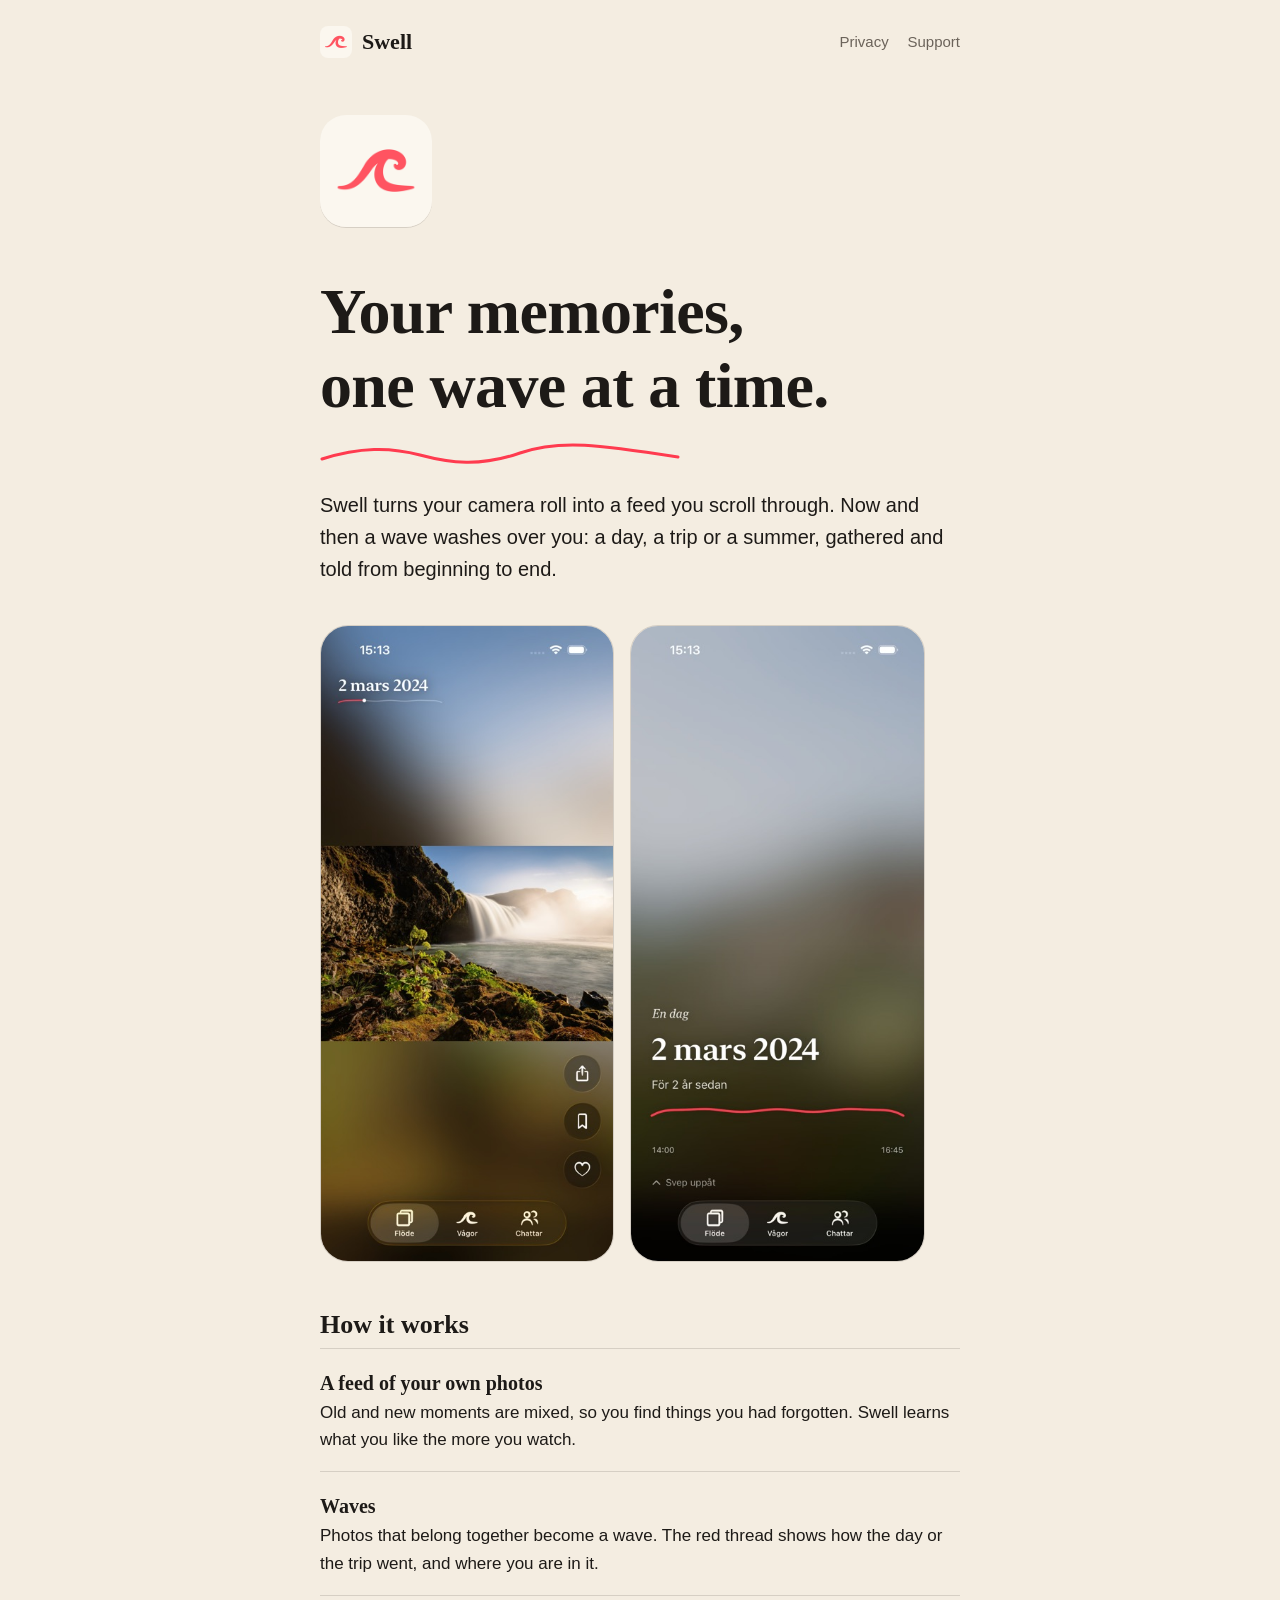
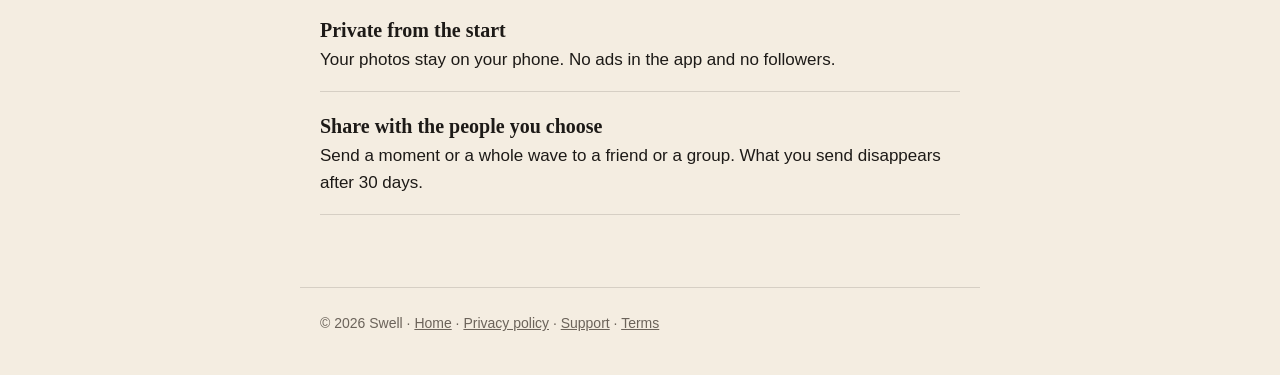
<file: index.html>
<!doctype html>
<html lang="sv">
<head>
  <meta charset="utf-8">
  <title>Swell</title>
  <meta http-equiv="refresh" content="0; url=site/">
  <link rel="canonical" href="site/">
</head>
<body>
  <p><a href="site/">Till Swell</a></p>
</body>
</html>
</file>
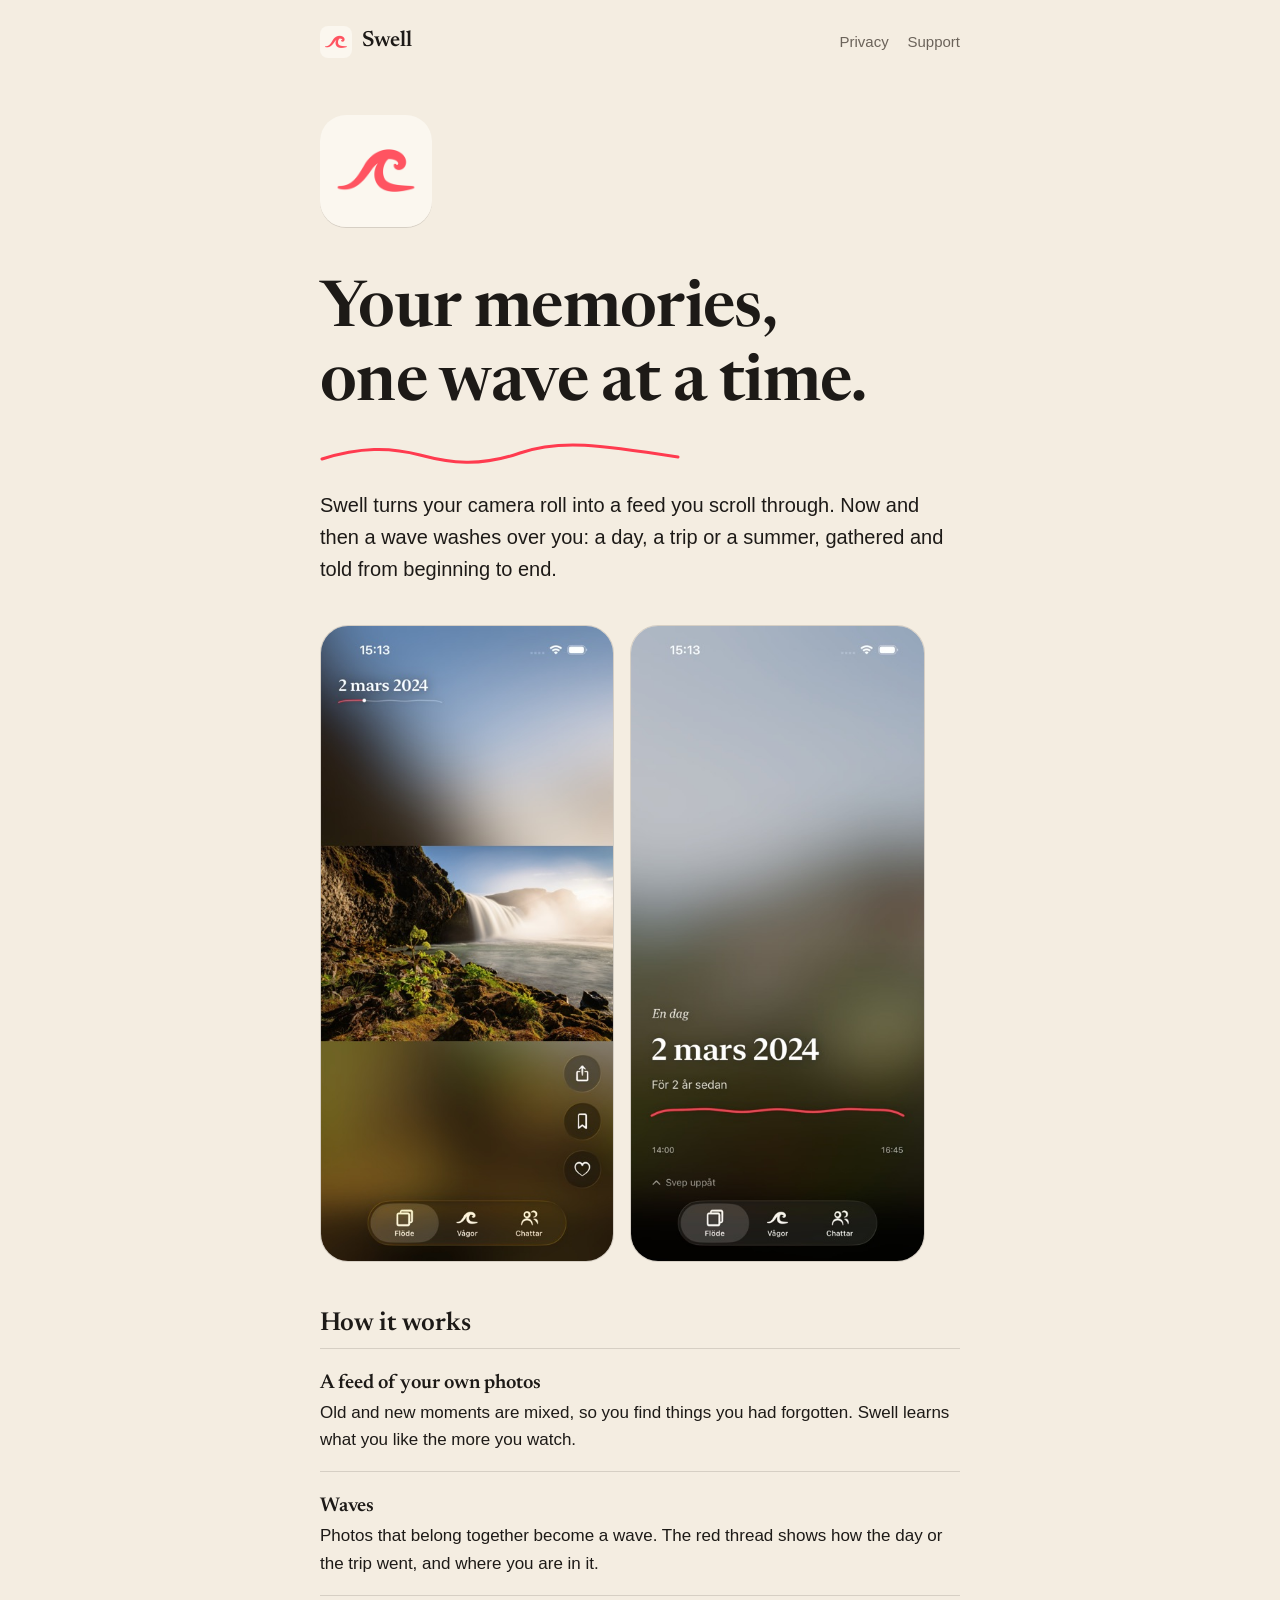
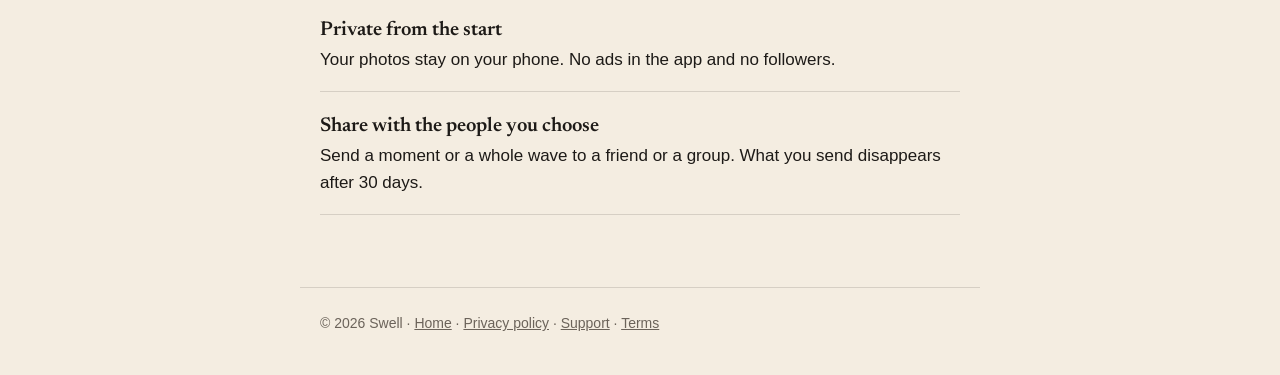
<file: site/index.html>
<!doctype html>
<html lang="en">
<head>
  <meta charset="utf-8">
  <meta name="viewport" content="width=device-width, initial-scale=1">
  <title>Swell</title>
  <meta name="description" content="Swell turns your camera roll into a feed, and now and then a wave of old memories washes over you.">
  <link rel="icon" href="img/favicon.png">
  <link rel="apple-touch-icon" href="img/icon.png">
  <link rel="preconnect" href="https://fonts.googleapis.com">
  <link rel="preconnect" href="https://fonts.gstatic.com" crossorigin>
  <link href="https://fonts.googleapis.com/css2?family=Newsreader:ital,opsz,wght@0,6..72,400;0,6..72,600;1,6..72,400&display=swap" rel="stylesheet">
  <link rel="stylesheet" href="style.css">
</head>
<body>
  <header>
    <a class="brand" href="./"><img src="img/icon.png" alt="">Swell</a>
    <nav>
      <a href="integritet.html">Privacy</a>
      <a href="support.html">Support</a>
    </nav>
  </header>

  <main>
    <img class="hero-icon" src="img/icon.png" alt="Swell's icon: a wave in a single brush stroke">
    <h1>Your memories,<br>one wave at a time.</h1>
    <svg class="thread" viewBox="0 0 360 28" aria-hidden="true"><path d="M2 18 C 40 6, 70 6, 100 14 S 160 26, 200 12 S 280 4, 358 16"/></svg>
    <p class="lead">Swell turns your camera roll into a feed you scroll through. Now and then a wave washes over you: a day, a trip or a summer, gathered and told from beginning to end.</p>

    <div class="shots">
      <img src="img/flode.jpg" alt="A moment in the feed">
      <img src="img/vag.jpg" alt="The start of a wave">
    </div>

    <h2>How it works</h2>
    <ul class="features">
      <li><strong>A feed of your own photos</strong>Old and new moments are mixed, so you find things you had forgotten. Swell learns what you like the more you watch.</li>
      <li><strong>Waves</strong>Photos that belong together become a wave. The red thread shows how the day or the trip went, and where you are in it.</li>
      <li><strong>Private from the start</strong>Your photos stay on your phone. No ads in the app and no followers.</li>
      <li><strong>Share with the people you choose</strong>Send a moment or a whole wave to a friend or a group. What you send disappears after 30 days.</li>
    </ul>
  </main>

  <footer>
    © 2026 Swell · <a href="./">Home</a> · <a href="integritet.html">Privacy policy</a> · <a href="support.html">Support</a> · <a href="villkor.html">Terms</a>
  </footer>
</body>
</html>
</file>
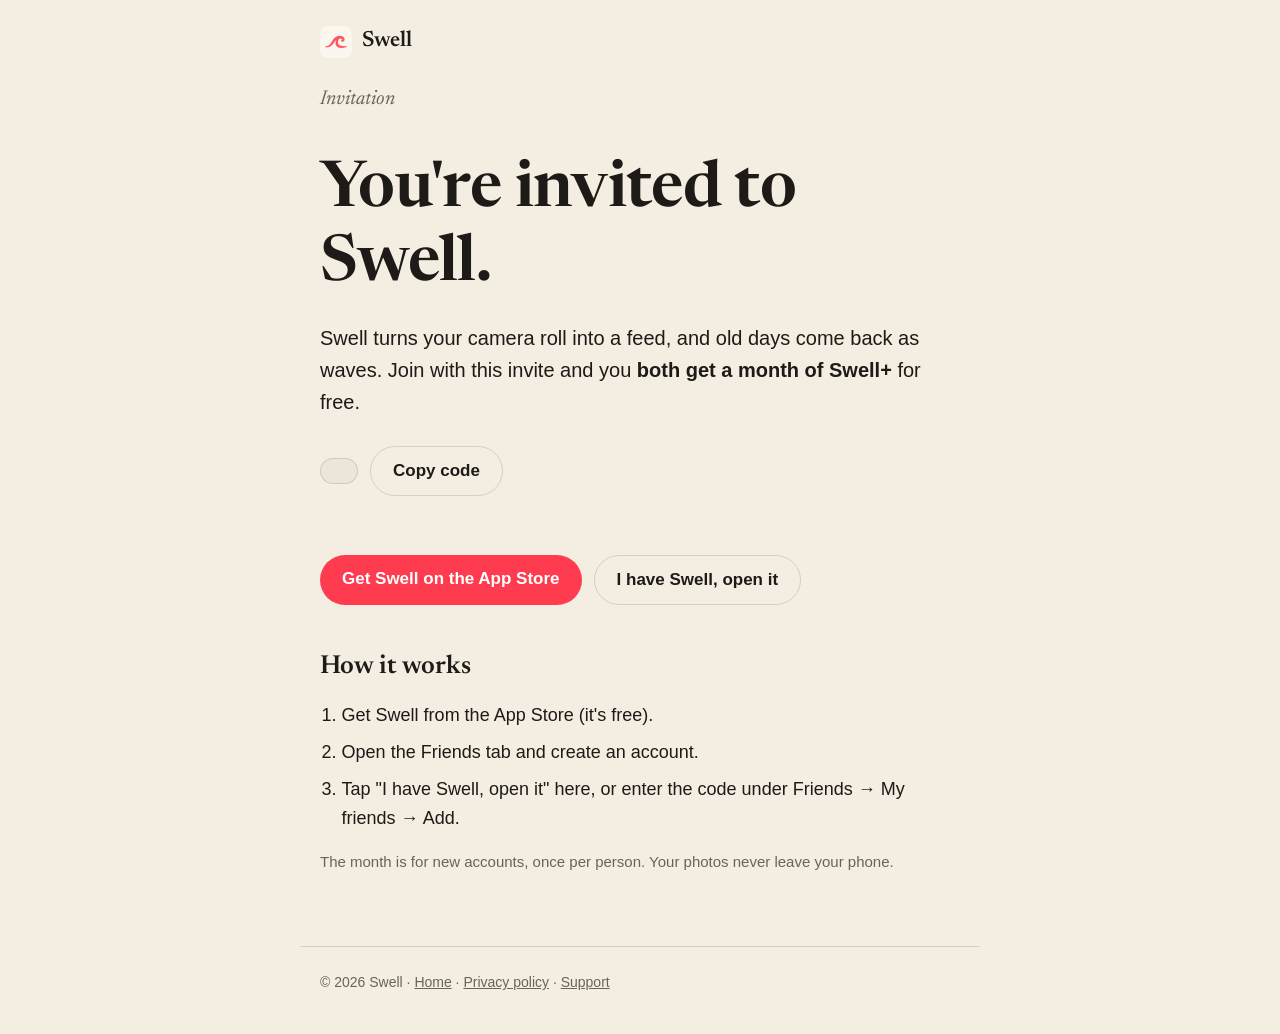
<file: site/inbjudan.html>
<!doctype html>
<html lang="en">
<head>
  <meta charset="utf-8">
  <meta name="viewport" content="width=device-width, initial-scale=1">
  <title>Swell – You're invited</title>
  <meta name="description" content="A friend invited you to Swell. Join and you both get a month of Swell+ for free.">
  <meta name="robots" content="noindex">
  <meta property="og:title" content="You're invited to Swell 🌊">
  <meta property="og:description" content="Your camera roll as a feed. Join with this invite and you both get a month of Swell+ for free.">
  <meta property="og:image" content="https://zc5ckfmvm4-dotcom.github.io/swell/site/img/icon.png">
  <link rel="icon" href="img/favicon.png">
  <link rel="apple-touch-icon" href="img/icon.png">
  <link rel="preconnect" href="https://fonts.googleapis.com">
  <link rel="preconnect" href="https://fonts.gstatic.com" crossorigin>
  <link href="https://fonts.googleapis.com/css2?family=Newsreader:ital,opsz,wght@0,6..72,400;0,6..72,600;1,6..72,400&display=swap" rel="stylesheet">
  <link rel="stylesheet" href="style.css">
  <style>
    .code-box { margin: 28px 0 10px; display: flex; align-items: center; gap: 12px; flex-wrap: wrap; }
    .code {
      font-family: ui-monospace, "SF Mono", Menlo, monospace; font-size: 34px; letter-spacing: 0.12em;
      padding: 12px 18px; border: 1px solid var(--hairline); border-radius: 14px; background: rgba(127, 127, 127, 0.06);
    }
    .btn {
      display: inline-block; padding: 14px 22px; border-radius: 999px; font: 600 17px var(--sans);
      text-decoration: none; border: 0; cursor: pointer;
    }
    .btn.primary { background: var(--thread); color: #fff; }
    .btn.secondary { background: transparent; color: var(--ink); border: 1px solid var(--hairline); }
    .buttons { display: flex; gap: 12px; flex-wrap: wrap; margin: 26px 0 8px; }
    .steps { padding-left: 1.2em; font-size: 18px; }
    .steps li { margin: 8px 0; }
    .copied { color: var(--muted); font-size: 15px; min-height: 1.2em; }
  </style>
</head>
<body>
  <header>
    <a class="brand" href="./"><img src="img/icon.png" alt="">Swell</a>
  </header>

  <main>
    <p class="kicker" data-i18n="kicker">Invitation</p>
    <h1 data-i18n="title">You're invited to Swell.</h1>
    <p class="lead" data-i18n="lead">Swell turns your camera roll into a feed, and old days come back as waves. Join with this invite and you <strong>both get a month of Swell+</strong> for free.</p>

    <div class="code-box" id="codeBox" hidden>
      <span class="code" id="code"></span>
      <button class="btn secondary" id="copy" data-i18n="copy">Copy code</button>
    </div>
    <p class="copied" id="copied"></p>

    <div class="buttons">
      <a class="btn primary" href="https://apps.apple.com/app/id6822774773" data-i18n="get">Get Swell on the App Store</a>
      <a class="btn secondary" id="open" href="#" hidden data-i18n="open">I have Swell, open it</a>
    </div>

    <h2 data-i18n="howTitle">How it works</h2>
    <ol class="steps">
      <li data-i18n="step1">Get Swell from the App Store (it's free).</li>
      <li data-i18n="step2">Open the Friends tab and create an account.</li>
      <li data-i18n="step3">Tap "I have Swell, open it" here, or enter the code under Friends → My friends → Add.</li>
    </ol>
    <p class="updated" data-i18n="fine">The month is for new accounts, once per person. Your photos never leave your phone.</p>
  </main>

  <footer>
    © 2026 Swell · <a href="./">Home</a> · <a href="integritet.html">Privacy policy</a> · <a href="support.html">Support</a>
  </footer>

  <script>
    const sv = {
      kicker: "Inbjudan",
      title: "Du är inbjuden till Swell.",
      lead: "Swell gör din kamerarulle till ett flöde, och gamla dagar kommer tillbaka som vågor. Går du med via den här inbjudan får <strong>ni båda en månad Swell+</strong> gratis.",
      copy: "Kopiera koden",
      get: "Hämta Swell på App Store",
      open: "Jag har Swell, öppna",
      howTitle: "Så gör du",
      step1: "Hämta Swell på App Store (gratis).",
      step2: "Öppna fliken Vänner och skapa ett konto.",
      step3: "Tryck på \"Jag har Swell, öppna\" här, eller skriv in koden under Vänner → Mina vänner → Lägg till.",
      fine: "Månaden gäller nya konton, en gång per person. Dina bilder lämnar aldrig telefonen.",
      copied: "Koden är kopierad."
    };
    const swedish = (navigator.language || "").toLowerCase().startsWith("sv");
    if (swedish) {
      document.documentElement.lang = "sv";
      document.title = "Swell – Du är inbjuden";
      document.querySelectorAll("[data-i18n]").forEach(el => {
        const text = sv[el.dataset.i18n];
        if (text) el.innerHTML = text;
      });
    }

    // Koden kommer från länken (?k=ABCD2345). Bara de tecken appen använder släpps igenom.
    const raw = new URLSearchParams(location.search).get("k") || "";
    const code = raw.toUpperCase().replace(/[^A-Z2-9]/g, "");
    if (code.length === 8) {
      document.getElementById("code").textContent = code;
      document.getElementById("codeBox").hidden = false;
      const open = document.getElementById("open");
      open.href = "vagor://inbjudan/" + code;
      open.hidden = false;
      document.getElementById("copy").addEventListener("click", async () => {
        try { await navigator.clipboard.writeText(code); } catch (e) {}
        document.getElementById("copied").textContent = swedish ? sv.copied : "Code copied.";
      });
    }
  </script>
</body>
</html>
</file>
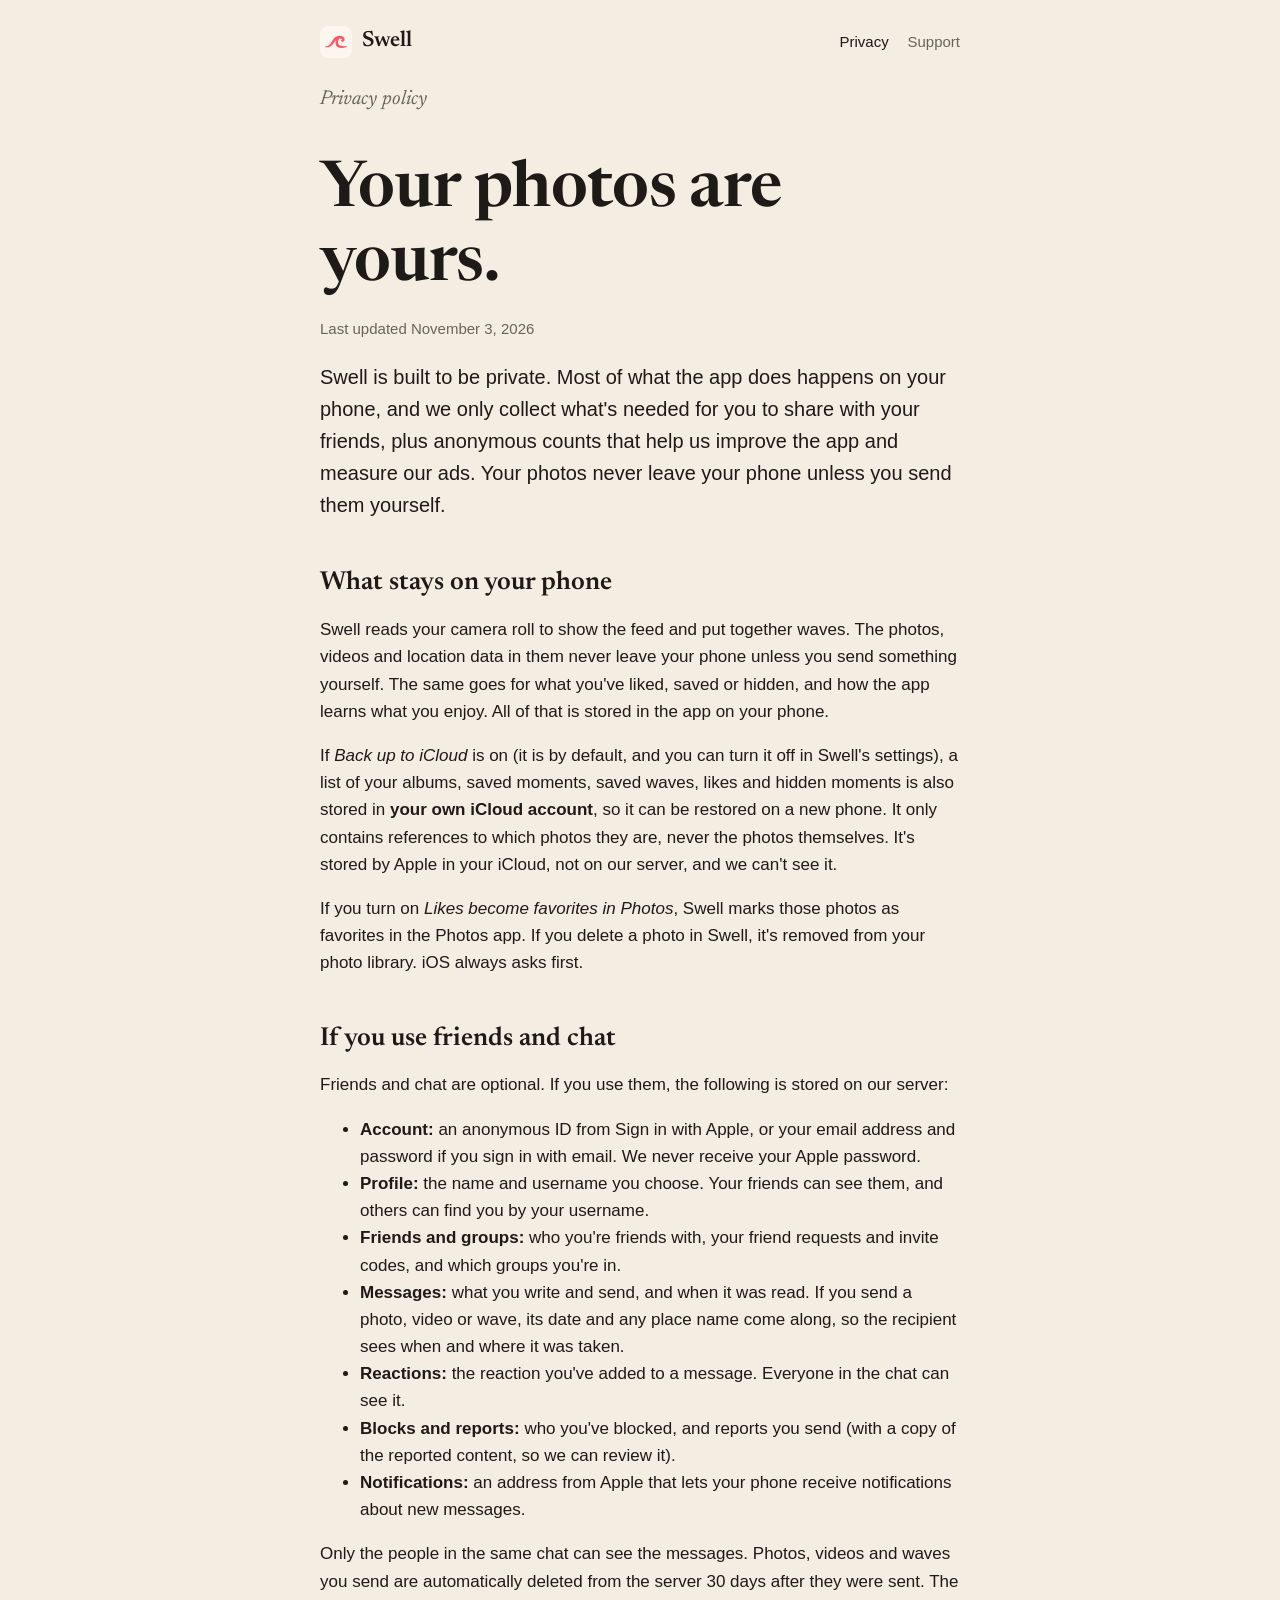
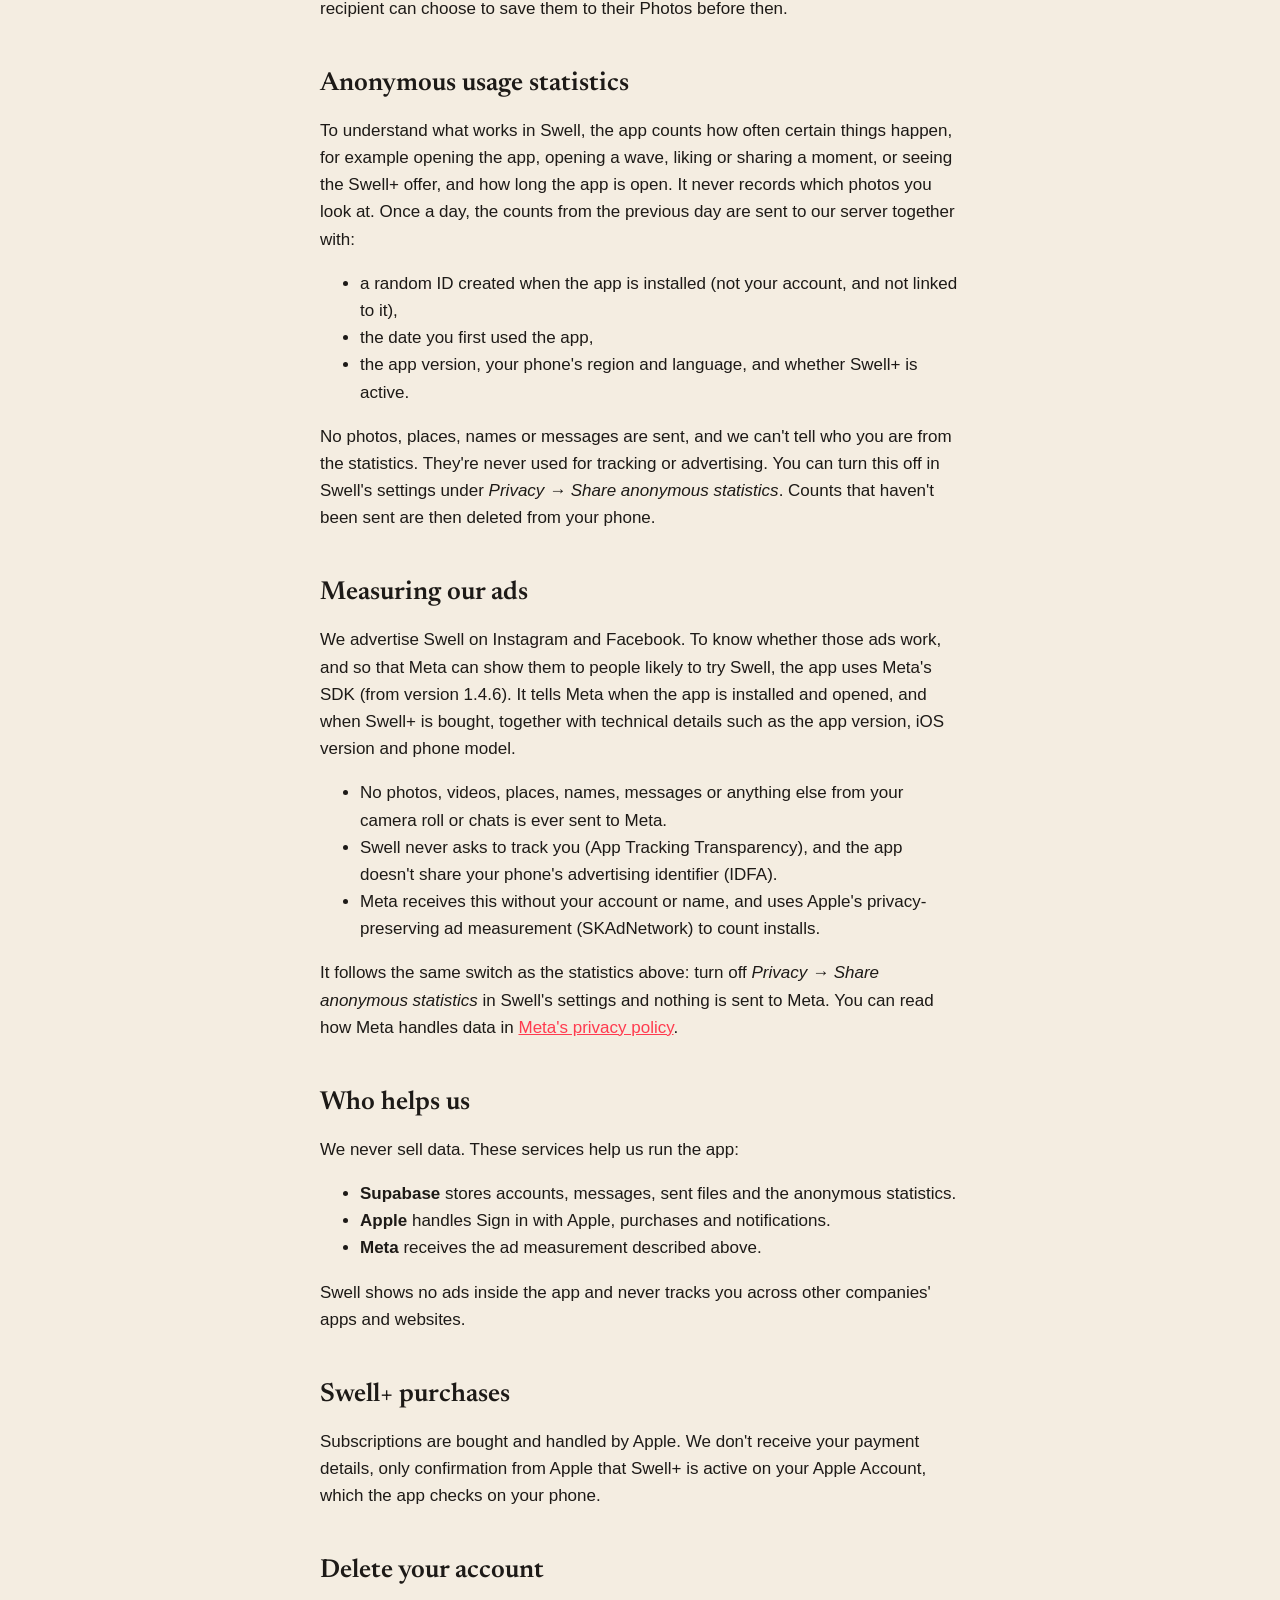
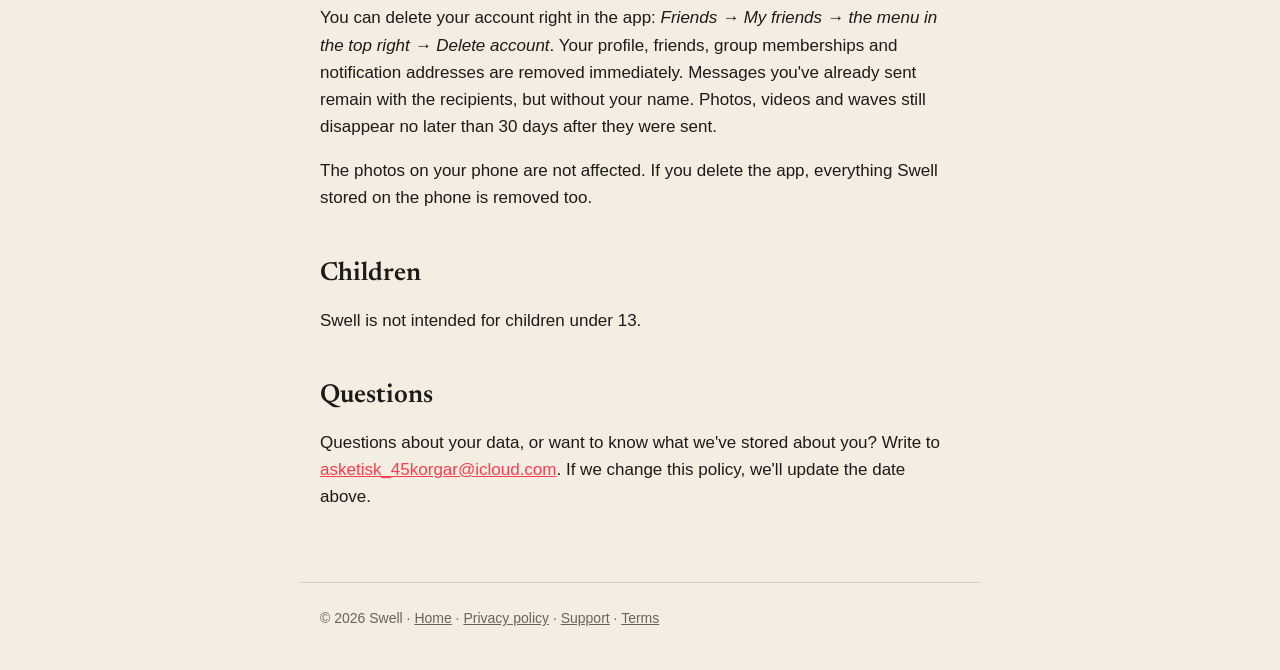
<file: site/integritet.html>
<!doctype html>
<html lang="en">
<head>
  <meta charset="utf-8">
  <meta name="viewport" content="width=device-width, initial-scale=1">
  <title>Swell – Privacy</title>
  <meta name="description" content="How Swell handles your photos and data.">
  <link rel="icon" href="img/favicon.png">
  <link rel="apple-touch-icon" href="img/icon.png">
  <link rel="preconnect" href="https://fonts.googleapis.com">
  <link rel="preconnect" href="https://fonts.gstatic.com" crossorigin>
  <link href="https://fonts.googleapis.com/css2?family=Newsreader:ital,opsz,wght@0,6..72,400;0,6..72,600;1,6..72,400&display=swap" rel="stylesheet">
  <link rel="stylesheet" href="style.css">
</head>
<body>
  <header>
    <a class="brand" href="./"><img src="img/icon.png" alt="">Swell</a>
    <nav>
      <a href="integritet.html" aria-current="page">Privacy</a>
      <a href="support.html">Support</a>
    </nav>
  </header>

  <main>
    <p class="kicker">Privacy policy</p>
    <h1>Your photos are yours.</h1>
    <p class="updated">Last updated November 3, 2026</p>

    <p class="lead">Swell is built to be private. Most of what the app does happens on your phone, and we only collect what's needed for you to share with your friends, plus anonymous counts that help us improve the app and measure our ads. Your photos never leave your phone unless you send them yourself.</p>

    <h2>What stays on your phone</h2>
    <p>Swell reads your camera roll to show the feed and put together waves. The photos, videos and location data in them never leave your phone unless you send something yourself. The same goes for what you've liked, saved or hidden, and how the app learns what you enjoy. All of that is stored in the app on your phone.</p>
    <p>If <em>Back up to iCloud</em> is on (it is by default, and you can turn it off in Swell's settings), a list of your albums, saved moments, saved waves, likes and hidden moments is also stored in <strong>your own iCloud account</strong>, so it can be restored on a new phone. It only contains references to which photos they are, never the photos themselves. It's stored by Apple in your iCloud, not on our server, and we can't see it.</p>
    <p>If you turn on <em>Likes become favorites in Photos</em>, Swell marks those photos as favorites in the Photos app. If you delete a photo in Swell, it's removed from your photo library. iOS always asks first.</p>

    <h2>If you use friends and chat</h2>
    <p>Friends and chat are optional. If you use them, the following is stored on our server:</p>
    <ul>
      <li><strong>Account:</strong> an anonymous ID from Sign in with Apple, or your email address and password if you sign in with email. We never receive your Apple password.</li>
      <li><strong>Profile:</strong> the name and username you choose. Your friends can see them, and others can find you by your username.</li>
      <li><strong>Friends and groups:</strong> who you're friends with, your friend requests and invite codes, and which groups you're in.</li>
      <li><strong>Messages:</strong> what you write and send, and when it was read. If you send a photo, video or wave, its date and any place name come along, so the recipient sees when and where it was taken.</li>
      <li><strong>Reactions:</strong> the reaction you've added to a message. Everyone in the chat can see it.</li>
      <li><strong>Blocks and reports:</strong> who you've blocked, and reports you send (with a copy of the reported content, so we can review it).</li>
      <li><strong>Notifications:</strong> an address from Apple that lets your phone receive notifications about new messages.</li>
    </ul>
    <p>Only the people in the same chat can see the messages. Photos, videos and waves you send are automatically deleted from the server 30 days after they were sent. The recipient can choose to save them to their Photos before then.</p>

    <h2>Anonymous usage statistics</h2>
    <p>To understand what works in Swell, the app counts how often certain things happen, for example opening the app, opening a wave, liking or sharing a moment, or seeing the Swell+ offer, and how long the app is open. It never records which photos you look at. Once a day, the counts from the previous day are sent to our server together with:</p>
    <ul>
      <li>a random ID created when the app is installed (not your account, and not linked to it),</li>
      <li>the date you first used the app,</li>
      <li>the app version, your phone's region and language, and whether Swell+ is active.</li>
    </ul>
    <p>No photos, places, names or messages are sent, and we can't tell who you are from the statistics. They're never used for tracking or advertising. You can turn this off in Swell's settings under <em>Privacy → Share anonymous statistics</em>. Counts that haven't been sent are then deleted from your phone.</p>

    <h2>Measuring our ads</h2>
    <p>We advertise Swell on Instagram and Facebook. To know whether those ads work, and so that Meta can show them to people likely to try Swell, the app uses Meta's SDK (from version 1.4.6). It tells Meta when the app is installed and opened, and when Swell+ is bought, together with technical details such as the app version, iOS version and phone model.</p>
    <ul>
      <li>No photos, videos, places, names, messages or anything else from your camera roll or chats is ever sent to Meta.</li>
      <li>Swell never asks to track you (App Tracking Transparency), and the app doesn't share your phone's advertising identifier (IDFA).</li>
      <li>Meta receives this without your account or name, and uses Apple's privacy-preserving ad measurement (SKAdNetwork) to count installs.</li>
    </ul>
    <p>It follows the same switch as the statistics above: turn off <em>Privacy → Share anonymous statistics</em> in Swell's settings and nothing is sent to Meta. You can read how Meta handles data in <a href="https://www.facebook.com/privacy/policy/">Meta's privacy policy</a>.</p>

    <h2>Who helps us</h2>
    <p>We never sell data. These services help us run the app:</p>
    <ul>
      <li><strong>Supabase</strong> stores accounts, messages, sent files and the anonymous statistics.</li>
      <li><strong>Apple</strong> handles Sign in with Apple, purchases and notifications.</li>
      <li><strong>Meta</strong> receives the ad measurement described above.</li>
    </ul>
    <p>Swell shows no ads inside the app and never tracks you across other companies' apps and websites.</p>

    <h2>Swell+ purchases</h2>
    <p>Subscriptions are bought and handled by Apple. We don't receive your payment details, only confirmation from Apple that Swell+ is active on your Apple Account, which the app checks on your phone.</p>

    <h2>Delete your account</h2>
    <p>You can delete your account right in the app: <em>Friends → My friends → the menu in the top right → Delete account</em>. Your profile, friends, group memberships and notification addresses are removed immediately. Messages you've already sent remain with the recipients, but without your name. Photos, videos and waves still disappear no later than 30 days after they were sent.</p>
    <p>The photos on your phone are not affected. If you delete the app, everything Swell stored on the phone is removed too.</p>

    <h2>Children</h2>
    <p>Swell is not intended for children under 13.</p>

    <h2>Questions</h2>
    <p>Questions about your data, or want to know what we've stored about you? Write to <a href="mailto:asketisk_45korgar@icloud.com">asketisk_45korgar@icloud.com</a>. If we change this policy, we'll update the date above.</p>
  </main>

  <footer>
    © 2026 Swell · <a href="./">Home</a> · <a href="integritet.html">Privacy policy</a> · <a href="support.html">Support</a> · <a href="villkor.html">Terms</a>
  </footer>
</body>
</html>
</file>
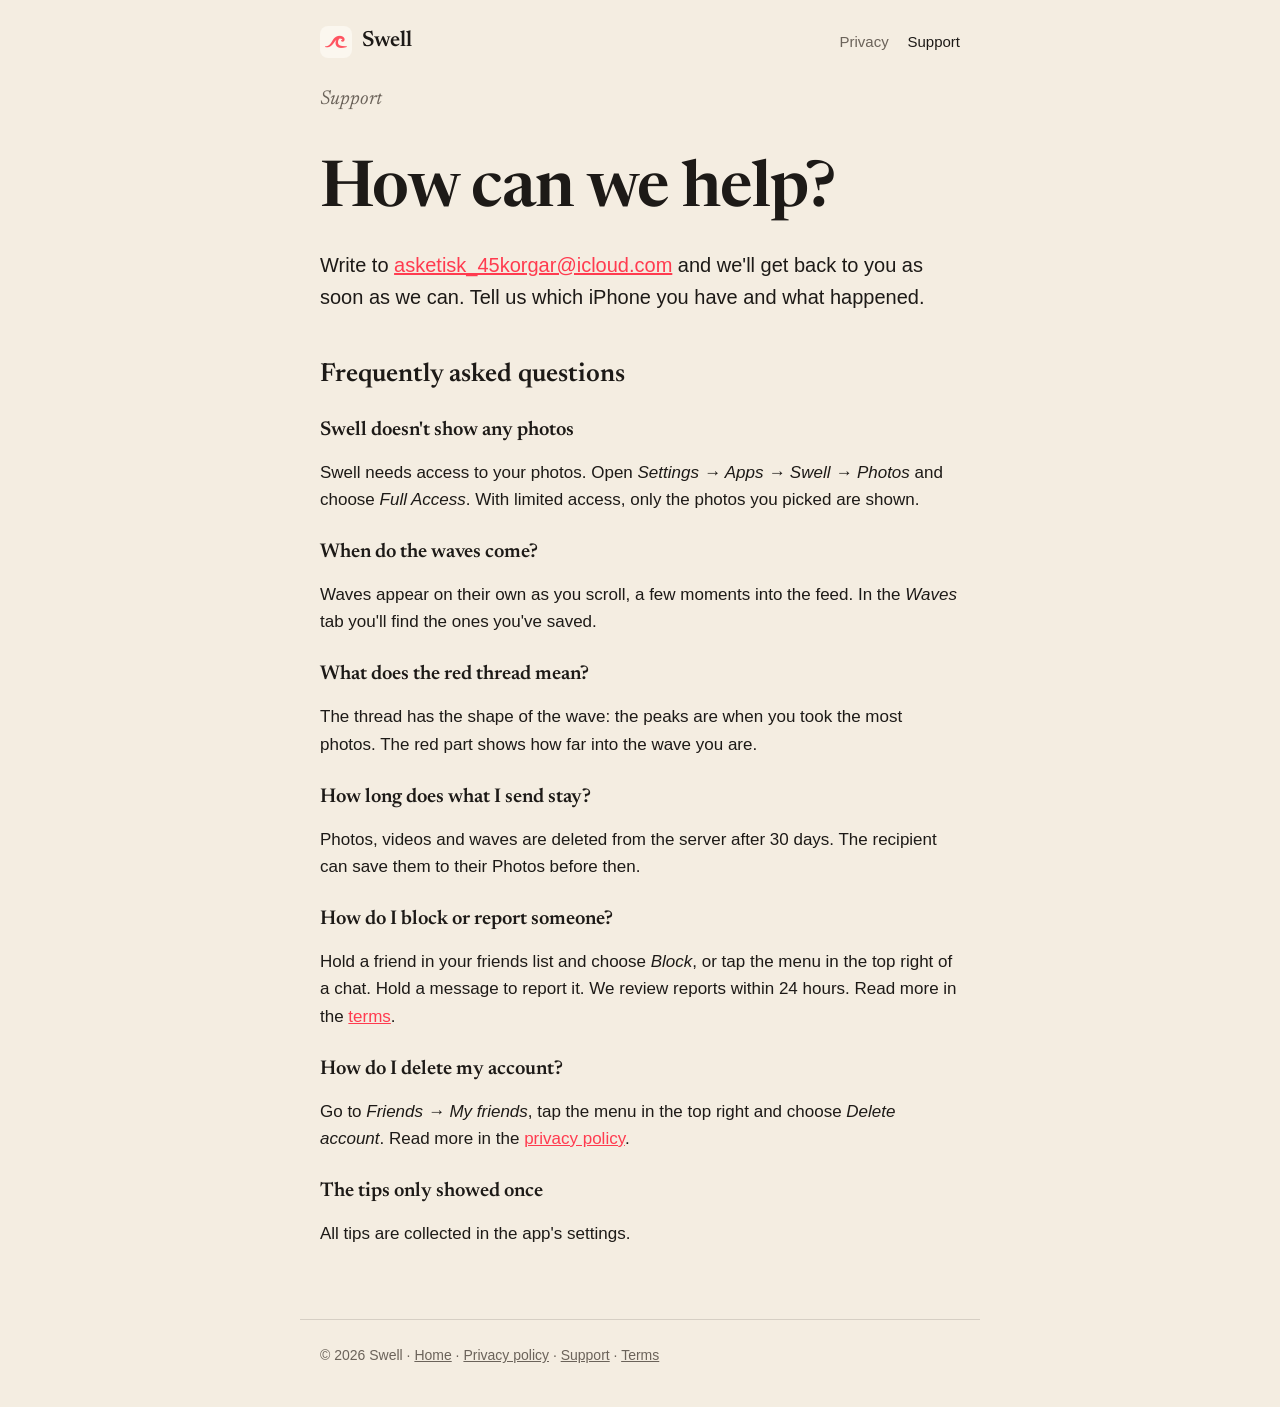
<file: site/support.html>
<!doctype html>
<html lang="en">
<head>
  <meta charset="utf-8">
  <meta name="viewport" content="width=device-width, initial-scale=1">
  <title>Swell – Support</title>
  <meta name="description" content="Help and contact for Swell.">
  <link rel="icon" href="img/favicon.png">
  <link rel="apple-touch-icon" href="img/icon.png">
  <link rel="preconnect" href="https://fonts.googleapis.com">
  <link rel="preconnect" href="https://fonts.gstatic.com" crossorigin>
  <link href="https://fonts.googleapis.com/css2?family=Newsreader:ital,opsz,wght@0,6..72,400;0,6..72,600;1,6..72,400&display=swap" rel="stylesheet">
  <link rel="stylesheet" href="style.css">
</head>
<body>
  <header>
    <a class="brand" href="./"><img src="img/icon.png" alt="">Swell</a>
    <nav>
      <a href="integritet.html">Privacy</a>
      <a href="support.html" aria-current="page">Support</a>
    </nav>
  </header>

  <main>
    <p class="kicker">Support</p>
    <h1>How can we help?</h1>
    <p class="lead">Write to <a href="mailto:asketisk_45korgar@icloud.com">asketisk_45korgar@icloud.com</a> and we'll get back to you as soon as we can. Tell us which iPhone you have and what happened.</p>

    <h2>Frequently asked questions</h2>

    <h3>Swell doesn't show any photos</h3>
    <p>Swell needs access to your photos. Open <em>Settings → Apps → Swell → Photos</em> and choose <em>Full Access</em>. With limited access, only the photos you picked are shown.</p>

    <h3>When do the waves come?</h3>
    <p>Waves appear on their own as you scroll, a few moments into the feed. In the <em>Waves</em> tab you'll find the ones you've saved.</p>

    <h3>What does the red thread mean?</h3>
    <p>The thread has the shape of the wave: the peaks are when you took the most photos. The red part shows how far into the wave you are.</p>

    <h3>How long does what I send stay?</h3>
    <p>Photos, videos and waves are deleted from the server after 30 days. The recipient can save them to their Photos before then.</p>

    <h3>How do I block or report someone?</h3>
    <p>Hold a friend in your friends list and choose <em>Block</em>, or tap the menu in the top right of a chat. Hold a message to report it. We review reports within 24 hours. Read more in the <a href="villkor.html">terms</a>.</p>

    <h3>How do I delete my account?</h3>
    <p>Go to <em>Friends → My friends</em>, tap the menu in the top right and choose <em>Delete account</em>. Read more in the <a href="integritet.html">privacy policy</a>.</p>

    <h3>The tips only showed once</h3>
    <p>All tips are collected in the app's settings.</p>
  </main>

  <footer>
    © 2026 Swell · <a href="./">Home</a> · <a href="integritet.html">Privacy policy</a> · <a href="support.html">Support</a> · <a href="villkor.html">Terms</a>
  </footer>
</body>
</html>
</file>
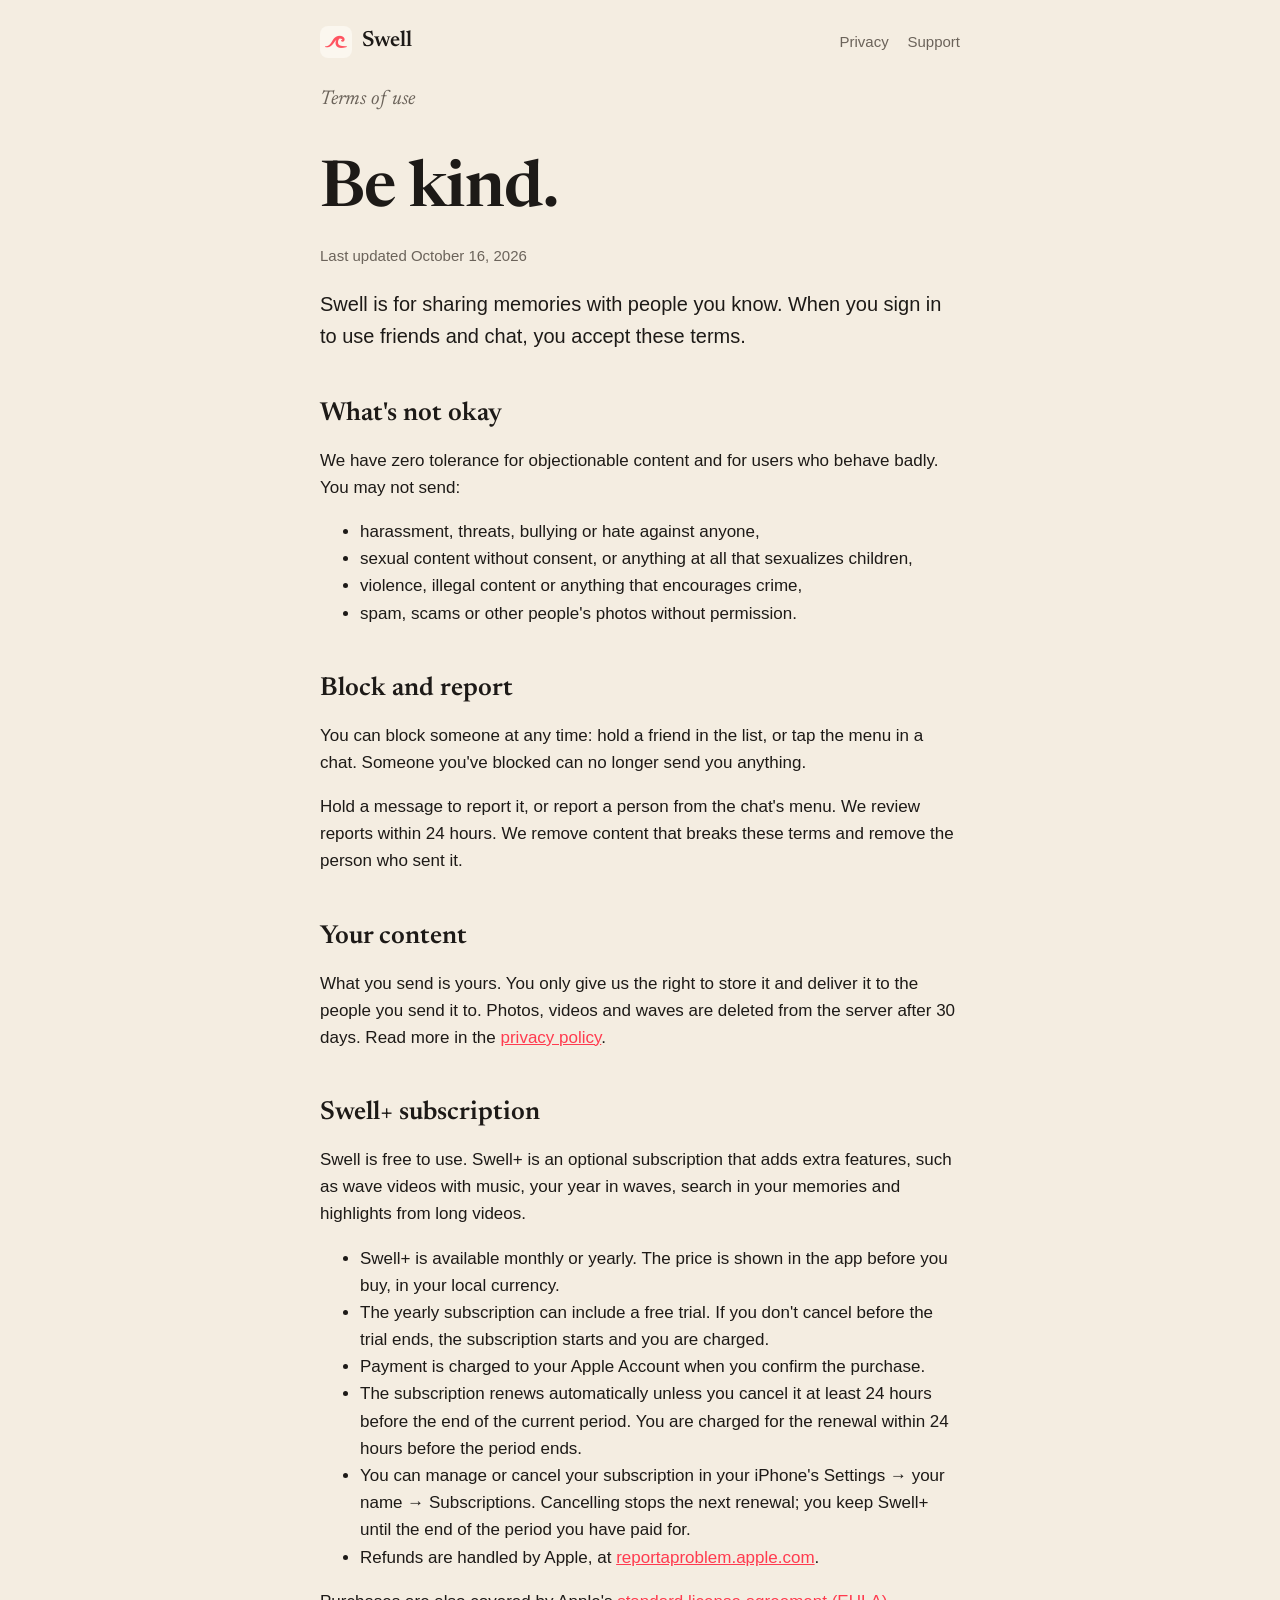
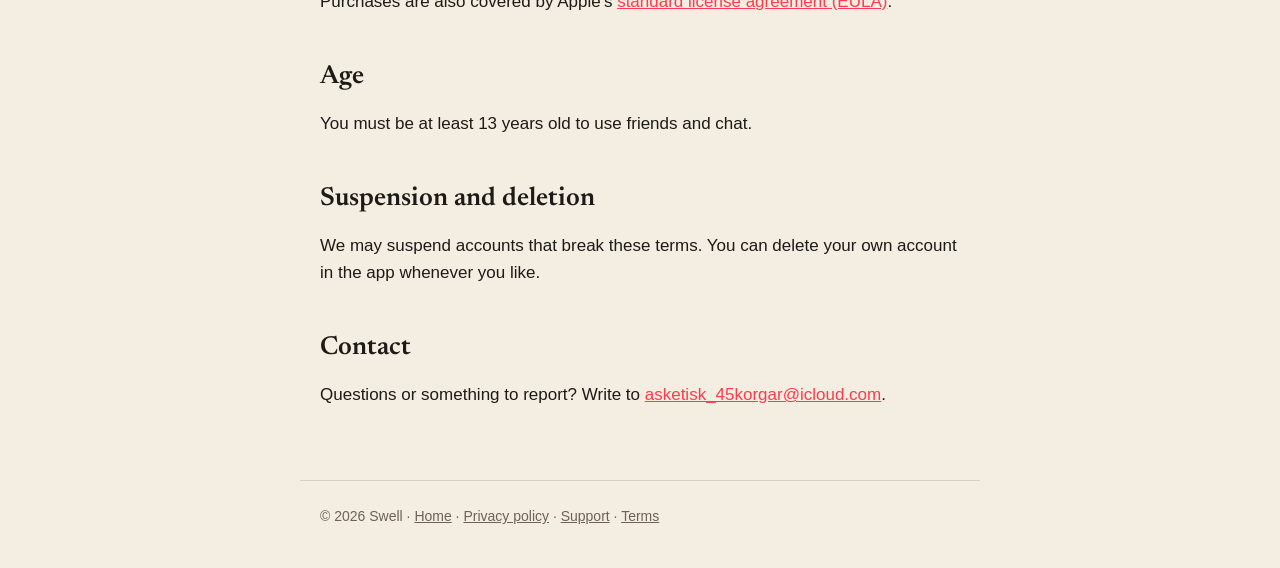
<file: site/villkor.html>
<!doctype html>
<html lang="en">
<head>
  <meta charset="utf-8">
  <meta name="viewport" content="width=device-width, initial-scale=1">
  <title>Swell – Terms</title>
  <meta name="description" content="Terms of use for Swell.">
  <link rel="icon" href="img/favicon.png">
  <link rel="apple-touch-icon" href="img/icon.png">
  <link rel="preconnect" href="https://fonts.googleapis.com">
  <link rel="preconnect" href="https://fonts.gstatic.com" crossorigin>
  <link href="https://fonts.googleapis.com/css2?family=Newsreader:ital,opsz,wght@0,6..72,400;0,6..72,600;1,6..72,400&display=swap" rel="stylesheet">
  <link rel="stylesheet" href="style.css">
</head>
<body>
  <header>
    <a class="brand" href="./"><img src="img/icon.png" alt="">Swell</a>
    <nav>
      <a href="integritet.html">Privacy</a>
      <a href="support.html">Support</a>
    </nav>
  </header>

  <main>
    <p class="kicker">Terms of use</p>
    <h1>Be kind.</h1>
    <p class="updated">Last updated October 16, 2026</p>

    <p class="lead">Swell is for sharing memories with people you know. When you sign in to use friends and chat, you accept these terms.</p>

    <h2>What's not okay</h2>
    <p>We have zero tolerance for objectionable content and for users who behave badly. You may not send:</p>
    <ul>
      <li>harassment, threats, bullying or hate against anyone,</li>
      <li>sexual content without consent, or anything at all that sexualizes children,</li>
      <li>violence, illegal content or anything that encourages crime,</li>
      <li>spam, scams or other people's photos without permission.</li>
    </ul>

    <h2>Block and report</h2>
    <p>You can block someone at any time: hold a friend in the list, or tap the menu in a chat. Someone you've blocked can no longer send you anything.</p>
    <p>Hold a message to report it, or report a person from the chat's menu. We review reports within 24 hours. We remove content that breaks these terms and remove the person who sent it.</p>

    <h2>Your content</h2>
    <p>What you send is yours. You only give us the right to store it and deliver it to the people you send it to. Photos, videos and waves are deleted from the server after 30 days. Read more in the <a href="integritet.html">privacy policy</a>.</p>

    <h2>Swell+ subscription</h2>
    <p>Swell is free to use. Swell+ is an optional subscription that adds extra features, such as wave videos with music, your year in waves, search in your memories and highlights from long videos.</p>
    <ul>
      <li>Swell+ is available monthly or yearly. The price is shown in the app before you buy, in your local currency.</li>
      <li>The yearly subscription can include a free trial. If you don't cancel before the trial ends, the subscription starts and you are charged.</li>
      <li>Payment is charged to your Apple Account when you confirm the purchase.</li>
      <li>The subscription renews automatically unless you cancel it at least 24 hours before the end of the current period. You are charged for the renewal within 24 hours before the period ends.</li>
      <li>You can manage or cancel your subscription in your iPhone's Settings → your name → Subscriptions. Cancelling stops the next renewal; you keep Swell+ until the end of the period you have paid for.</li>
      <li>Refunds are handled by Apple, at <a href="https://reportaproblem.apple.com">reportaproblem.apple.com</a>.</li>
    </ul>
    <p>Purchases are also covered by Apple's <a href="https://www.apple.com/legal/internet-services/itunes/dev/stdeula/">standard license agreement (EULA)</a>.</p>

    <h2>Age</h2>
    <p>You must be at least 13 years old to use friends and chat.</p>

    <h2>Suspension and deletion</h2>
    <p>We may suspend accounts that break these terms. You can delete your own account in the app whenever you like.</p>

    <h2>Contact</h2>
    <p>Questions or something to report? Write to <a href="mailto:asketisk_45korgar@icloud.com">asketisk_45korgar@icloud.com</a>.</p>
  </main>

  <footer>
    © 2026 Swell · <a href="./">Home</a> · <a href="integritet.html">Privacy policy</a> · <a href="support.html">Support</a> · <a href="villkor.html">Terms</a>
  </footer>
</body>
</html>
</file>
<file: site/style.css>
:root {
  --paper: #f4ede1;
  --ink: #1d1a17;
  --muted: #6b635a;
  --thread: #ff3b4f;
  --hairline: rgba(29, 26, 23, 0.14);
  --serif: "Newsreader", "New York", Georgia, serif;
  --sans: -apple-system, BlinkMacSystemFont, "Helvetica Neue", Arial, sans-serif;
}

@media (prefers-color-scheme: dark) {
  :root {
    --paper: #0e0d0c;
    --ink: #f1ebe2;
    --muted: #a39a8f;
    --hairline: rgba(241, 235, 226, 0.14);
  }
}

* { box-sizing: border-box; }

html { -webkit-text-size-adjust: 100%; }

body {
  margin: 0;
  background: var(--paper);
  color: var(--ink);
  font-family: var(--sans);
  font-size: 17px;
  line-height: 1.6;
}

main, header, footer {
  max-width: 680px;
  margin: 0 auto;
  padding: 0 20px;
}

header {
  display: flex;
  align-items: center;
  justify-content: space-between;
  padding-top: 24px;
  padding-bottom: 24px;
}

.brand {
  display: flex;
  align-items: center;
  gap: 10px;
  color: inherit;
  text-decoration: none;
  font-family: var(--serif);
  font-size: 22px;
  font-weight: 600;
}

.brand img { width: 32px; height: 32px; border-radius: 8px; }

nav { white-space: nowrap; }

nav a {
  color: var(--muted);
  text-decoration: none;
  margin-left: 14px;
  font-size: 15px;
}

nav a:hover, nav a[aria-current] { color: var(--ink); }

h1, h2, h3 {
  font-family: var(--serif);
  font-weight: 600;
  line-height: 1.15;
}

h1 { font-size: clamp(40px, 9vw, 64px); margin: 40px 0 8px; letter-spacing: -0.01em; }
h2 { font-size: 26px; margin: 48px 0 8px; }
h3 { font-size: 20px; margin: 28px 0 4px; }

.kicker {
  font-family: var(--serif);
  font-style: italic;
  color: var(--muted);
  font-size: 20px;
  margin: 0;
}

.lead { font-size: 20px; color: var(--ink); max-width: 34em; }

.thread { display: block; width: 100%; max-width: 360px; height: 28px; margin: 18px 0 8px; }
.thread path { fill: none; stroke: var(--thread); stroke-width: 3; stroke-linecap: round; }

.hero-icon { width: 112px; height: 112px; border-radius: 26px; margin-top: 32px; box-shadow: 0 1px 0 var(--hairline); }

.shots {
  display: flex;
  gap: 16px;
  margin: 40px 0 8px;
  overflow-x: auto;
  scroll-snap-type: x mandatory;
}

.shots img {
  width: 46%;
  min-width: 200px;
  border-radius: 28px;
  border: 1px solid var(--hairline);
  scroll-snap-align: start;
}

.features { list-style: none; padding: 0; margin: 0; }
.features li { padding: 18px 0; border-top: 1px solid var(--hairline); }
.features li:last-child { border-bottom: 1px solid var(--hairline); }
.features strong { font-family: var(--serif); font-size: 20px; font-weight: 600; display: block; }

a { color: var(--thread); }

.updated { color: var(--muted); font-size: 15px; }

footer {
  margin-top: 72px;
  padding-top: 24px;
  padding-bottom: 40px;
  border-top: 1px solid var(--hairline);
  color: var(--muted);
  font-size: 14px;
}

footer a { color: var(--muted); }
</file>
